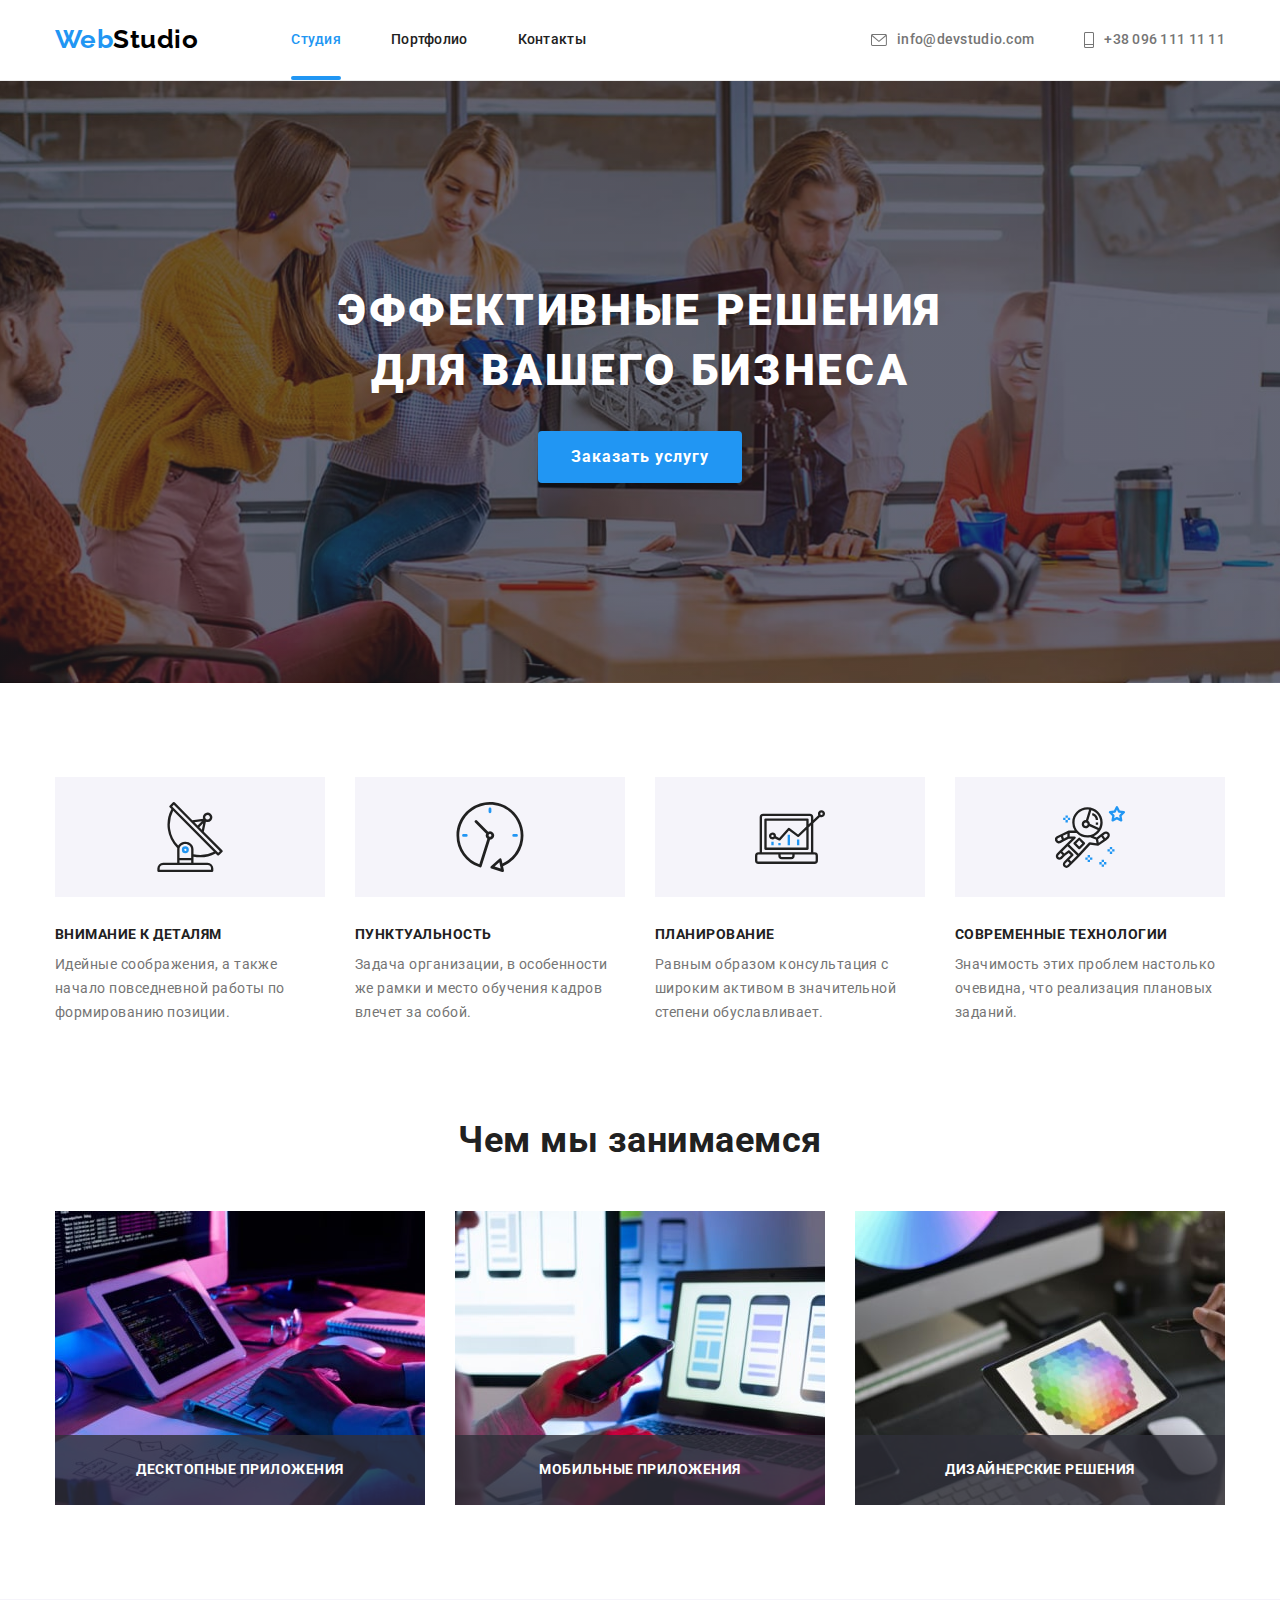
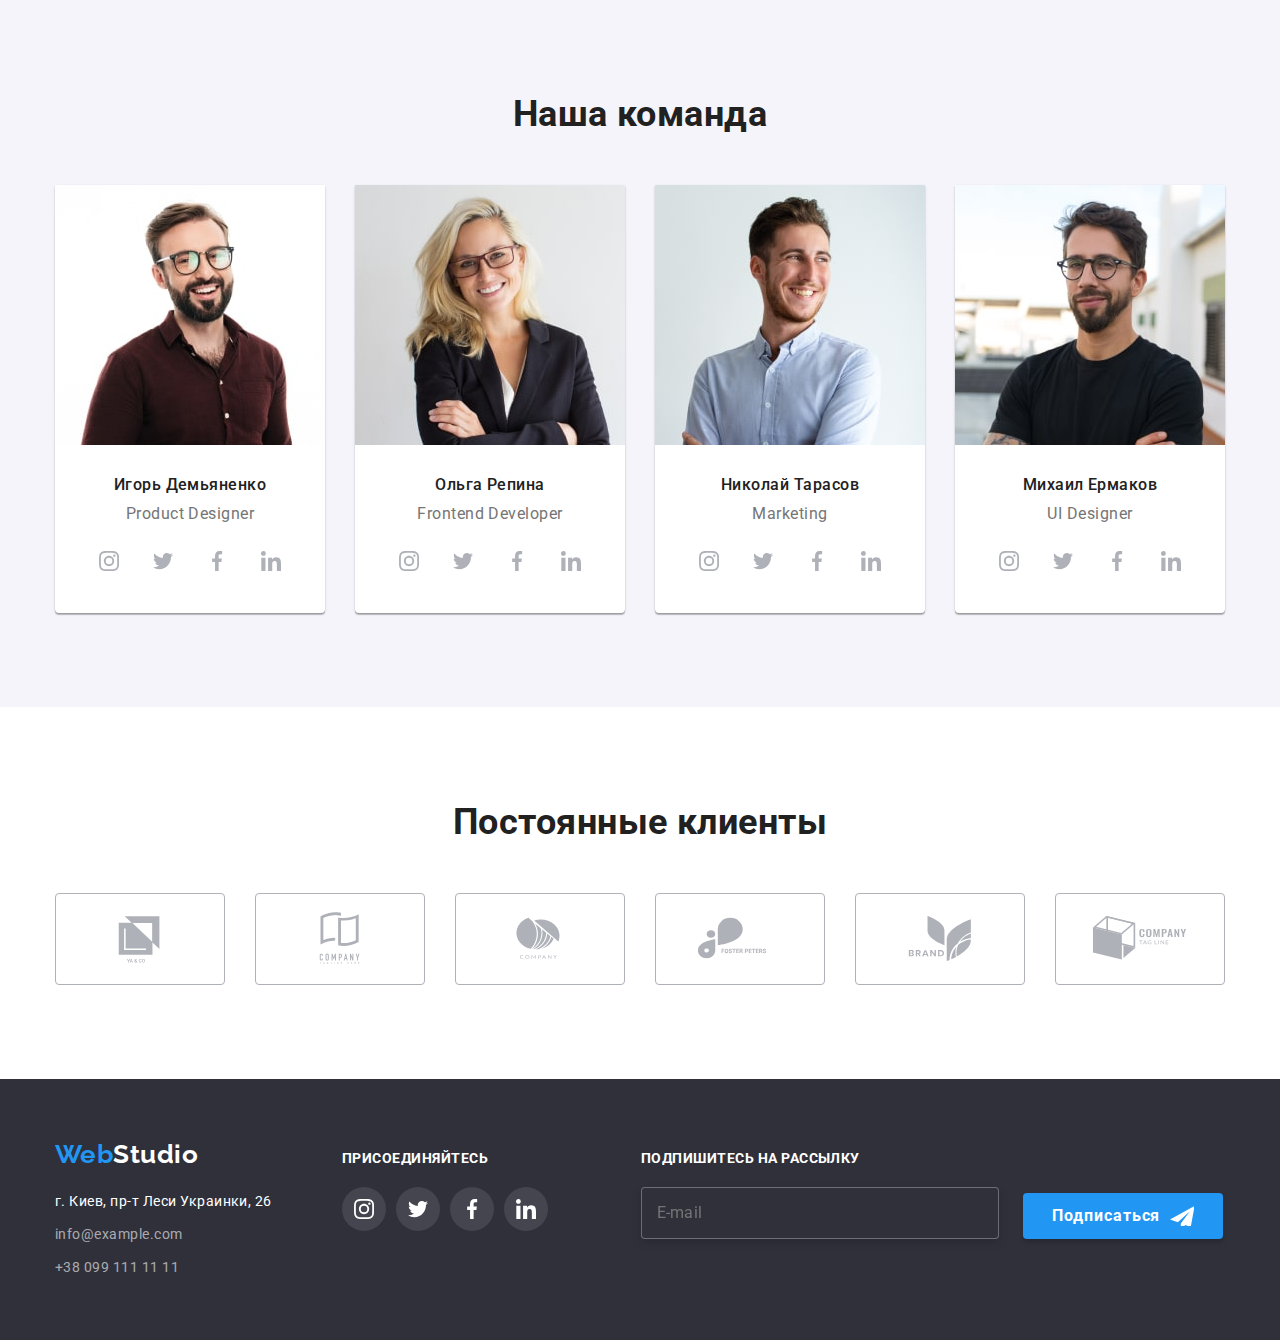
<file: index.html>
<!DOCTYPE html>
<html lang="en">
  <head>
    <meta charset="UTF-8" />
    <meta http-equiv="X-UA-Compatible" content="IE=edge" />
    <meta name="viewport" content="width=device-width, initial-scale=1.0" />
    <title>WebStudio</title>
    <link
      href="https://fonts.googleapis.com/css2?family=Raleway:wght@700&family=Roboto:wght@400;500;700;900&display=swap"
      rel="stylesheet"
    />
    <link
      rel="stylesheet"
      href="https://cdnjs.cloudflare.com/ajax/libs/modern-normalize/1.1.0/modern-normalize.min.css"
    />

    <link rel="stylesheet" href="./css/main.min.css" />
  </head>
  <body>
    <!-- HEADER -->
    <header class="header section">
      <div class="header__container container">
        <a class="logo link" href="./index.html"><span class="logo__first-word">Web</span><span
            class="logo__second-word">Studio</span></a>
        <nav class="nav">
          <ul class="nav-list list">
            <li class="nav-list__item">
              <a class="nav-list__link link nav-list__link--current nav-list__link--active" href="./index.html">Студия</a>
            </li>
            <li class="nav-list__item">
              <a class="nav-list__link link"
                href="./portfolio.html">Портфолио</a>
            </li>
            <li class="nav-list__item"><a class="nav-list__link link" href="">Контакты</a></li>
          </ul>
        </nav>
        <ul class="contacts list">
          <li class="contacts__item">
            <a class="contacts__link link" href="mailto:info@devstudio.com">
              <svg class="contacts__icon" width="16" height="12">
                <use href="./images/sprite.svg#icon-envelope"></use>
              </svg>
              info@devstudio.com</a>
          </li>
          <li class="contacts__item">
            <a class="contacts__link link" href="tel:+380961111111">
              <svg class="contacts__icon" width="10" height="16">
                <use href="./images/sprite.svg#icon-smartphone-2"></use>
              </svg>
              +38 096 111 11 11</a>
          </li>
        </ul>
      </div>
      <button type="button" class="menu-open-btn">
        <svg class="header-btn__icon" width="24" height="16" aria-label="Переключатель мобильного меню">
          <use class="header-btn__menu-mob" href="./images/sprite.svg#icon-menu-mob"></use>
        </svg>
      </button>
      <div class="mob-menu is-hidden">
        <div class="mob-menu-container container">
          <div class="mob-menu-top">
            <button type="button" class="menu-close-btn">
              <svg class="header-btn__icon" width="19" height="19" aria-label="Переключатель мобильного меню">
                <use class="header-btn__close-mob" href="./images/sprite.svg#icon-close-mob"></use>
              </svg>
            </button>
            <ul class="mob-menu-nav-list__list list">
              <li class="mob-menu-nav-list__item">
                <a class="mob-menu-nav-list__link link mob-menu-nav-list__link--active" href="./index.html">Студия</a>
              </li>
              <li class="mob-menu-nav-list__item">
                <a class="mob-menu-nav-list__link link"
                  href="./portfolio.html">Портфолио</a>
              </li>
              <li class="mob-menu-nav-list__item">
                <a class="mob-menu-nav-list__link link" href="">Контакты</a>
              </li>
            </ul>
          </div>
          <div class="mob-menu-bottom">
            <ul class="mob-menu-contacts list">
              <li class="mob-menu-contacts__item">
                <a class="mob-menu-contacts__link-tel link" href="tel:+380961111111">+38 096 111 11 11</a>
              </li>
              <li class="mob-menu-contacts__item">
                <a class="mob-menu-contacts__link-post link" href="mailto:info@devstudio.com">info@devstudio.com</a>
              </li>
            </ul>
            <ul class="mob-menu-social list">
              <li class="mob-menu-social__item">
                <a class="mob-menu-social__link link" href="" target="_blank" rel="nofollow noopener noreferrer"
                  aria-label="Ссылка на Instagram">Instagram
                </a>
              </li>
              <li class="mob-menu-social__item">
                <a class="mob-menu-social__link link" href="" target="_blank" rel="nofollow noopener noreferrer"
                  aria-label="Ссылка на twitter">Twitter
                </a>
              </li>
              <li class="mob-menu-social__item">
                <a class="mob-menu-social__link link" href="" target="_blank" rel="nofollow noopener noreferrer"
                  aria-label="Ссылка на facebook">Facebook
                </a>
              </li>
              <li class="mob-menu-social__item">
                <a class="mob-menu-social__link link" href="" target="_blank" rel="nofollow noopener noreferrer"
                  aria-label="Ссылка на linkedin">LinkedIn
                </a>
              </li>
            </ul>
          </div>
        </div>
      </div>
    </header>
    <main>
      <!-- Секция герой! (hero) -->
      <section class="hero section">
        <div class="container">
          <h1 class="hero__title">Эффективные решения для вашего бизнеса</h1>
          <button type="button" class="primary-btn btn" data-modal-open>Заказать услугу</button>
        </div>
      </section>
      <!-- Секция наши особенности (features)-->
      <section class="features section">
        <div class="container">
          <h2 class="visually-hidden">Наши преимущества</h2>
          <ul class="features-list list">
            <li class="features-list__item">
              <div class="features-list__icon">
                <svg width="70" height="70">
                  <use href="./images/sprite.svg#icon-antenna"></use>
                </svg>
              </div>
              <div class="features-list__description">
                <h3 class="features-list__title">Внимание к деталям</h3>
                <p class="features-list__text">
                  Идейные соображения, а также начало повседневной работы по формированию позиции.
                </p>
              </div>
            </li>
            <li class="features-list__item">
              <div class="features-list__icon">
                <svg width="70" height="70">
                  <use href="./images/sprite.svg#icon-clock"></use>
                </svg>
              </div>
              <div class="features-list__description">
                <h3 class="features-list__title">Пунктуальность</h3>
                <p class="features-list__text">
                  Задача организации, в особенности же рамки и место обучения кадров влечет за
                  собой.
                </p>
              </div>
            </li>
            <li class="features-list__item">
              <div class="features-list__icon">
                <svg width="70" height="70">
                  <use href="./images/sprite.svg#icon-diagram"></use>
                </svg>
              </div>
              <div class="features-list__description">
                <h3 class="features-list__title">Планирование</h3>
                <p class="features-list__text">
                  Равным образом консультация с широким активом в значительной степени
                  обуславливает.
                </p>
              </div>
            </li>
            <li class="features-list__item">
              <div class="features-list__icon">
                <svg width="70" height="70">
                  <use href="./images/sprite.svg#icon-astronaut"></use>
                </svg>
              </div>
              <div class="features-list__description">
                <h3 class="features-list__title">Современные технологии</h3>
                <p class="features-list__text">
                  Значимость этих проблем настолько очевидна, что реализация плановых заданий.
                </p>
              </div>
            </li>
          </ul>
        </div>
      </section>
      <!-- Секция чем мы занимаемся (directions)-->
      <section class="directions section">
        <div class="container">
          <h2 class="directions__title">Чем мы занимаемся</h2>
          <ul class="directions__list list">
            <li class="directions__item">
              <picture>
                <source
                  media="(min-width:1200px)"
                  srcset="
                    ./images/img-directions/img-directions1-desk-1x-min.jpg 1x,
                    ./images/img-directions/img-directions1-desk-2x-min.jpg 2x
                  "
                />
                <img
                  src="./images/img-directions/img-directions1-desk-1x-min.jpg"
                  alt="Пример работы №1"
                />
              </picture>
              <p class="directions__text">Десктопные приложения</p>
            </li>
            <li class="directions__item">
              <picture>
                <source
                  media="(min-width:1200px)"
                  srcset="
                    ./images/img-directions/img-directions2-desk-1x-min.jpg 1x,
                    ./images/img-directions/img-directions2-desk-2x-min.jpg 2x
                  "
                />
                <img
                  src="./images/img-directions/img-directions2-desk-1x-min.jpg"
                  alt="Пример работы №2"
                />
              </picture>
              <p class="directions__text">Мобильные приложения</p>
            </li>
            <li class="directions__item">
              <picture>
                <source
                  media="(min-width:1200px)"
                  srcset="
                    ./images/img-directions/img-directions3-desk-1x-min.jpg 1x,
                    ./images/img-directions/img-directions3-desk-2x-min.jpg 2x
                  "
                />
                <img
                  src="./images/img-directions/img-directions3-desk-1x-min.jpg"
                  alt="Пример работы №3"
                />
              </picture>
              <p class="directions__text">Дизайнерские решения</p>
            </li>
          </ul>
        </div>
      </section>
      <!-- Секция наша команда (team)-->
      <section class="team section">
        <div class="container">
          <h2 class="team__title">Наша команда</h2>
          <ul class="team-list list">
            <li class="team-list__card">
              <picture>
                <source
                  media="(min-width:1200px)"
                  srcset="
                    ./images/img-team/img-team1-desk-1x-min.jpg 1x,
                    ./images/img-team/img-team1-desk-2x-min.jpg 2x
                  "
                />
                <source
                  media="(min-width:768px)"
                  srcset="
                    ./images/img-team/img-team1-tabl-1x-min.jpg 1x,
                    ./images/img-team/img-team1-tabl-2x-min.jpg 2x
                  "
                />
                <source
                  media="(min-width:320px)"
                  srcset="
                    ./images/img-team/img-team1-mob-1x-min.jpg 1x,
                    ./images/img-team/img-team1-mob-2x-min.jpg 2x
                  "
                />
                <img src="./images/img-team/img-team1-desk-1x-min.jpg" alt="Игорь Демьяненко" />
              </picture>
              <div class="team-list__description">
                <h3 class="team-list__name">Игорь Демьяненко</h3>
                <p class="team-list__position">Product Designer</p>
                <ul class="social list">
                  <li class="social__item">
                    <a
                      class="social__link link"
                      href=""
                      target="_blank"
                      rel="nofollow noopener noreferrer"
                      aria-label="Ссылка на Instagram"
                    >
                      <svg class="social__icon" width="20" height="20">
                        <use href="./images/sprite.svg#icon-instagram"></use>
                      </svg>
                    </a>
                  </li>
                  <li class="social__item">
                    <a
                      class="social__link link"
                      href=""
                      target="_blank"
                      rel="nofollow noopener noreferrer"
                      aria-label="Ссылка на twitter"
                    >
                      <svg class="social__icon" width="20" height="20">
                        <use href="./images/sprite.svg#icon-twitter"></use>
                      </svg>
                    </a>
                  </li>
                  <li class="social__item">
                    <a
                      class="social__link link"
                      href=""
                      target="_blank"
                      rel="nofollow noopener noreferrer"
                      aria-label="Ссылка на facebook"
                    >
                      <svg class="social__icon" width="20" height="20">
                        <use href="./images/sprite.svg#icon-facebook"></use>
                      </svg>
                    </a>
                  </li>
                  <li class="social__item">
                    <a
                      class="social__link link"
                      href=""
                      target="_blank"
                      rel="nofollow noopener noreferrer"
                      aria-label="Ссылка на linkedin"
                    >
                      <svg class="social__icon" width="20" height="20">
                        <use href="./images/sprite.svg#icon-linkedin"></use>
                      </svg>
                    </a>
                  </li>
                </ul>
              </div>
            </li>
            <li class="team-list__card">
              <picture>
                <source
                  media="(min-width:1200px)"
                  srcset="
                    ./images/img-team/img-team2-desk-1x-min.jpg 1x,
                    ./images/img-team/img-team2-desk-2x-min.jpg 2x
                  "
                />
                <source
                  media="(min-width:768px)"
                  srcset="
                    ./images/img-team/img-team2-tabl-1x-min.jpg 1x,
                    ./images/img-team/img-team2-tabl-2x-min.jpg 2x
                  "
                />
                <source
                  media="(min-width:320px)"
                  srcset="
                    ./images/img-team/img-team2-mob-1x-min.jpg 1x,
                    ./images/img-team/img-team2-mob-2x-min.jpg 2x
                  "
                />
                <img src="./images/img-team/img-team2-desk-1x-min.jpg" alt="Ольга Репина" />
              </picture>
              <div class="team-list__description">
                <h3 class="team-list__name">Ольга Репина</h3>
                <p class="team-list__position">Frontend Developer</p>
                <ul class="social list">
                  <li class="social__item">
                    <a
                      class="social__link link"
                      href=""
                      target="_blank"
                      rel="nofollow noopener noreferrer"
                      aria-label="Ссылка на Instagram"
                    >
                      <svg class="social__icon" width="20" height="20">
                        <use href="./images/sprite.svg#icon-instagram"></use>
                      </svg>
                    </a>
                  </li>
                  <li class="social__item">
                    <a
                      class="social__link link"
                      href=""
                      target="_blank"
                      rel="nofollow noopener noreferrer"
                      aria-label="Ссылка на twitter"
                    >
                      <svg class="social__icon" width="20" height="20">
                        <use href="./images/sprite.svg#icon-twitter"></use>
                      </svg>
                    </a>
                  </li>
                  <li class="social__item">
                    <a
                      class="social__link link"
                      href=""
                      target="_blank"
                      rel="nofollow noopener noreferrer"
                      aria-label="Ссылка на facebook"
                    >
                      <svg class="social__icon" width="20" height="20">
                        <use href="./images/sprite.svg#icon-facebook"></use>
                      </svg>
                    </a>
                  </li>
                  <li class="social__item">
                    <a
                      class="social__link link"
                      href=""
                      target="_blank"
                      rel="nofollow noopener noreferrer"
                      aria-label="Ссылка на linkedin"
                    >
                      <svg class="social__icon" width="20" height="20">
                        <use href="./images/sprite.svg#icon-linkedin"></use>
                      </svg>
                    </a>
                  </li>
                </ul>
              </div>
            </li>
            <li class="team-list__card">
              <picture>
                <source
                  media="(min-width:1200px)"
                  srcset="
                    ./images/img-team/img-team3-desk-1x-min.jpg 1x,
                    ./images/img-team/img-team3-desk-2x-min.jpg 2x
                  "
                />
                <source
                  media="(min-width:768px)"
                  srcset="
                    ./images/img-team/img-team3-tabl-1x-min.jpg 1x,
                    ./images/img-team/img-team3-tabl-2x-min.jpg 2x
                  "
                />
                <source
                  media="(min-width:320px)"
                  srcset="
                    ./images/img-team/img-team3-mob-1x-min.jpg 1x,
                    ./images/img-team/img-team3-mob-2x-min.jpg 2x
                  "
                />
                <img src="./images/img-team/img-team3-desk-1x-min.jpg" alt="Николай Тарасов" />
              </picture>
              <div class="team-list__description">
                <h3 class="team-list__name">Николай Тарасов</h3>
                <p class="team-list__position">Marketing</p>
                <ul class="social list">
                  <li class="social__item">
                    <a
                      class="social__link link"
                      href=""
                      target="_blank"
                      rel="nofollow noopener noreferrer"
                      aria-label="Ссылка на Instagram"
                    >
                      <svg class="social__icon" width="20" height="20">
                        <use href="./images/sprite.svg#icon-instagram"></use>
                      </svg>
                    </a>
                  </li>
                  <li class="social__item">
                    <a
                      class="social__link link"
                      href=""
                      target="_blank"
                      rel="nofollow noopener noreferrer"
                      aria-label="Ссылка на twitter"
                    >
                      <svg class="social__icon" width="20" height="20">
                        <use href="./images/sprite.svg#icon-twitter"></use>
                      </svg>
                    </a>
                  </li>
                  <li class="social__item">
                    <a
                      class="social__link link"
                      href=""
                      target="_blank"
                      rel="nofollow noopener noreferrer"
                      aria-label="Ссылка на facebook"
                    >
                      <svg class="social__icon" width="20" height="20">
                        <use href="./images/sprite.svg#icon-facebook"></use>
                      </svg>
                    </a>
                  </li>
                  <li class="social__item">
                    <a
                      class="social__link link"
                      href=""
                      target="_blank"
                      rel="nofollow noopener noreferrer"
                      aria-label="Ссылка на linkedin"
                    >
                      <svg class="social__icon" width="20" height="20">
                        <use href="./images/sprite.svg#icon-linkedin"></use>
                      </svg>
                    </a>
                  </li>
                </ul>
              </div>
            </li>
            <li class="team-list__card">
              <picture>
                <source
                  media="(min-width:1200px)"
                  srcset="
                    ./images/img-team/img-team4-desk-1x-min.jpg 1x,
                    ./images/img-team/img-team4-desk-2x-min.jpg 2x
                  "
                />
                <source
                  media="(min-width:768px)"
                  srcset="
                    ./images/img-team/img-team4-tabl-1x-min.jpg 1x,
                    ./images/img-team/img-team4-tabl-2x-min.jpg 2x
                  "
                />
                <source
                  media="(min-width:320px)"
                  srcset="
                    ./images/img-team/img-team4-mob-1x-min.jpg 1x,
                    ./images/img-team/img-team4-mob-2x-min.jpg 2x
                  "
                />
                <img src="./images/img-team/img-team4-desk-1x-min.jpg" alt="Михаил Ермаков" />
              </picture>
              <div class="team-list__description">
                <h3 class="team-list__name">Михаил Ермаков</h3>
                <p class="team-list__position">UI Designer</p>
                <ul class="social list">
                  <li class="social__item">
                    <a
                      class="social__link link"
                      href=""
                      target="_blank"
                      rel="nofollow noopener noreferrer"
                      aria-label="Ссылка на Instagram"
                    >
                      <svg class="social__icon" width="20" height="20">
                        <use href="./images/sprite.svg#icon-instagram"></use>
                      </svg>
                    </a>
                  </li>
                  <li class="social__item">
                    <a
                      class="social__link link"
                      href=""
                      target="_blank"
                      rel="nofollow noopener noreferrer"
                      aria-label="Ссылка на twitter"
                    >
                      <svg class="social__icon" width="20" height="20">
                        <use href="./images/sprite.svg#icon-twitter"></use>
                      </svg>
                    </a>
                  </li>
                  <li class="social__item">
                    <a
                      class="social__link link"
                      href=""
                      target="_blank"
                      rel="nofollow noopener noreferrer"
                      aria-label="Ссылка на facebook"
                    >
                      <svg class="social__icon" width="20" height="20">
                        <use href="./images/sprite.svg#icon-facebook"></use>
                      </svg>
                    </a>
                  </li>
                  <li class="social__item">
                    <a
                      class="social__link link"
                      href=""
                      target="_blank"
                      rel="nofollow noopener noreferrer"
                      aria-label="Ссылка на linkedin"
                    >
                      <svg class="social__icon" width="20" height="20">
                        <use href="./images/sprite.svg#icon-linkedin"></use>
                      </svg>
                    </a>
                  </li>
                </ul>
              </div>
            </li>
          </ul>
        </div>
      </section>
      <!-- Секция постоянные клиенты (clients) -->
      <section class="clients section">
        <div class="container">
          <h2 class="clients__title">Постоянные клиенты</h2>
          <ul class="clients-list list">
            <li class="clients-list__item">
              <a href="" class="clients-list__link link">
                <svg class="clients-list__ikon" width="106" height="60">
                  <use href="./images/sprite.svg#icon-logo1"></use>
                </svg>
              </a>
            </li>
            <li class="clients-list__item">
              <a href="" class="clients-list__link">
                <svg class="clients-list__ikon" width="106" height="60">
                  <use href="./images/sprite.svg#icon-logo2"></use>
                </svg>
              </a>
            </li>
            <li class="clients-list__item">
              <a href="" class="clients-list__link">
                <svg class="clients-list__ikon" width="106" height="60">
                  <use href="./images/sprite.svg#icon-logo3"></use>
                </svg>
              </a>
            </li>
            <li class="clients-list__item">
              <a href="" class="clients-list__link">
                <svg class="clients-list__ikon" width="106" height="60">
                  <use href="./images/sprite.svg#icon-logo4"></use>
                </svg>
              </a>
            </li>
            <li class="clients-list__item">
              <a href="" class="clients-list__link">
                <svg class="clients-list__ikon" width="106" height="60">
                  <use href="./images/sprite.svg#icon-logo5"></use>
                </svg>
              </a>
            </li>
            <li class="clients-list__item">
              <a href="" class="clients-list__link">
                <svg class="clients-list__ikon" width="106" height="60">
                  <use href="./images/sprite.svg#icon-logo6"></use>
                </svg>
              </a>
            </li>
          </ul>
        </div>
      </section>
    </main>
    <!-- footer -->
    <footer class="footer section">
      <div class="footer__container container">
        <div class="footer__container-top">
          <div class="footer__wrapp">
            <a class="logo logo__footer link" href="./index.html"
              ><span class="logo__first-word">Web</span
              ><span class="logo__third-word">Studio</span></a
            >
            <address class="footer-address">
              <ul class="footer-address__list list">
                <li class="footer-address__item">
                  <a class="footer-address__post" href="https://goo.gl/maps/tjWRZzx54MMduTAB9" target="_blank" rel="noopener, noindex, nofollow">г. Киев, пр-т Леси Украинки, 26</a>
                </li>
                <li class="footer-address__item">
                  <a class="footer-address__link link" href="mailto:info@example.com"
                    >info@example.com</a
                  >
                </li>
                <li class="footer-address__item">
                  <a class="footer-address__link link" href="tel:+380991111111"
                    >+38 099 111 11 11</a
                  >
                </li>
              </ul>
            </address>
          </div>
          <div class="join">
            <p class="join__text">Присоединяйтесь</p>
            <ul class="social list">
              <li class="social__item">
                <a
                  class="social__link social__link--dark link"
                  href=""
                  target="_blank"
                  rel="nofollow noopener noreferrer"
                  aria-label="Ссылка на Instagram"
                >
                  <svg class="social__icon" width="20" height="20">
                    <use href="./images/sprite.svg#icon-instagram"></use>
                  </svg>
                </a>
              </li>
              <li class="social__item">
                <a
                  class="social__link social__link--dark link"
                  href=""
                  target="_blank"
                  rel="nofollow noopener noreferrer"
                  aria-label="Ссылка на twitter"
                >
                  <svg class="social__icon" width="20" height="20">
                    <use href="./images/sprite.svg#icon-twitter"></use>
                  </svg>
                </a>
              </li>
              <li class="social__item">
                <a
                  class="social__link social__link--dark link"
                  href=""
                  target="_blank"
                  rel="nofollow noopener noreferrer"
                  aria-label="Ссылка на facebook"
                >
                  <svg class="social__icon" width="20" height="20">
                    <use href="./images/sprite.svg#icon-facebook"></use>
                  </svg>
                </a>
              </li>
              <li class="social__item">
                <a
                  class="social__link social__link--dark link"
                  href=""
                  target="_blank"
                  rel="nofollow noopener noreferrer"
                  aria-label="Ссылка на linkedin"
                >
                  <svg class="social__icon" width="20" height="20">
                    <use href="./images/sprite.svg#icon-linkedin"></use>
                  </svg>
                </a>
              </li>
            </ul>
          </div>
        </div>
        <div class="subscribe">
          <form action="#" class="subscribe__form">
            <div class="subscribe__field">
              <label for="user-email" class="subscribe__label">Подпишитесь на рассылку</label>
              <input
                type="email"
                class="subscribe__input"
                placeholder="E-mail"
                name="user-email"
                id="user-email"
              />
            </div>
            <button type="submit" class="footer-submit-btn primary-btn primary-btn--with-icon btn">
              Подписаться
            </button>
          </form>
        </div>
      </div>
    </footer>
    <!-- Модальное окно -->
    <div class="backdrop is-hidden" data-modal>
      <div class="modal">
        <button type="button" class="modal__close-btn btn" data-modal-close>
          <svg class="modal__icon-close" width="18" height="18">
            <use href="./images/sprite.svg#icon-close"></use>
          </svg>
        </button>
        <p class="modal__title">Оставьте свои данные, мы вам перезвоним</p>
        <form action="*" class="modal-form">
          <div class="modal-field">
            <label for="user-name" class="modal-label">Имя</label>
            <div class="input-wrap">
              <input
                type="text"
                class="modal-input"
                name="user-name"
                required
                id="user-name"
                placeholder=" "
                minlength="2"
              />
              <svg class="modal-icon-input" width="18" height="18">
                <use href="./images/sprite.svg#icon-person"></use>
              </svg>
            </div>
          </div>
          <div class="modal-field">
            <label for="user-tel" class="modal-label">Телефон</label>
            <div class="input-wrap">
              <input
                type="text"
                class="modal-input"
                name="user-tel"
                required
                id="user-tel"
                placeholder=" "
              />
              <svg class="modal-icon-input" width="18" height="18">
                <use href="./images/sprite.svg#icon-phone"></use>
              </svg>
            </div>
          </div>
          <div class="modal-field">
            <label for="user-email2" class="modal-label">Почта</label>
            <div class="input-wrap">
              <input
                type="text"
                class="modal-input"
                name="user-email2"
                required
                id="user-email2"
                placeholder=" "
              />
              <svg class="modal-icon-input" width="18" height="18">
                <use href="./images/sprite.svg#icon-email-black"></use>
              </svg>
            </div>
          </div>
          <div class="modal-field">
            <label class="modal-label">Комментарий</label>
              <textarea name="user-text" class="modal-text" placeholder="Введите текст"></textarea>
          </div>
          <div class="modal-field">
            <input
              type="checkbox"
              id="agreement"
              name="agreement"
              class="modal-check visually-hidden"
            />
            <label for="agreement" class="check-text">
              <span class="chek-icon">
                <svg class="check-icon" width="16" height="15">
                  <use href="images/sprite.svg#icon-vector"></use>
                </svg>
              </span>
              Соглашаюсь с рассылкой и принимаю
              <a href="" class="check-link">Условия договора</a></label
            >
          </div>
          <button type="submit" class="primary-btn btn">Отправить</button>
        </form>
      </div>
    </div>
    <script src="./js/modal.js"></script>
    <script src="./js/menu.js"></script>
  </body>
</html>
</file>
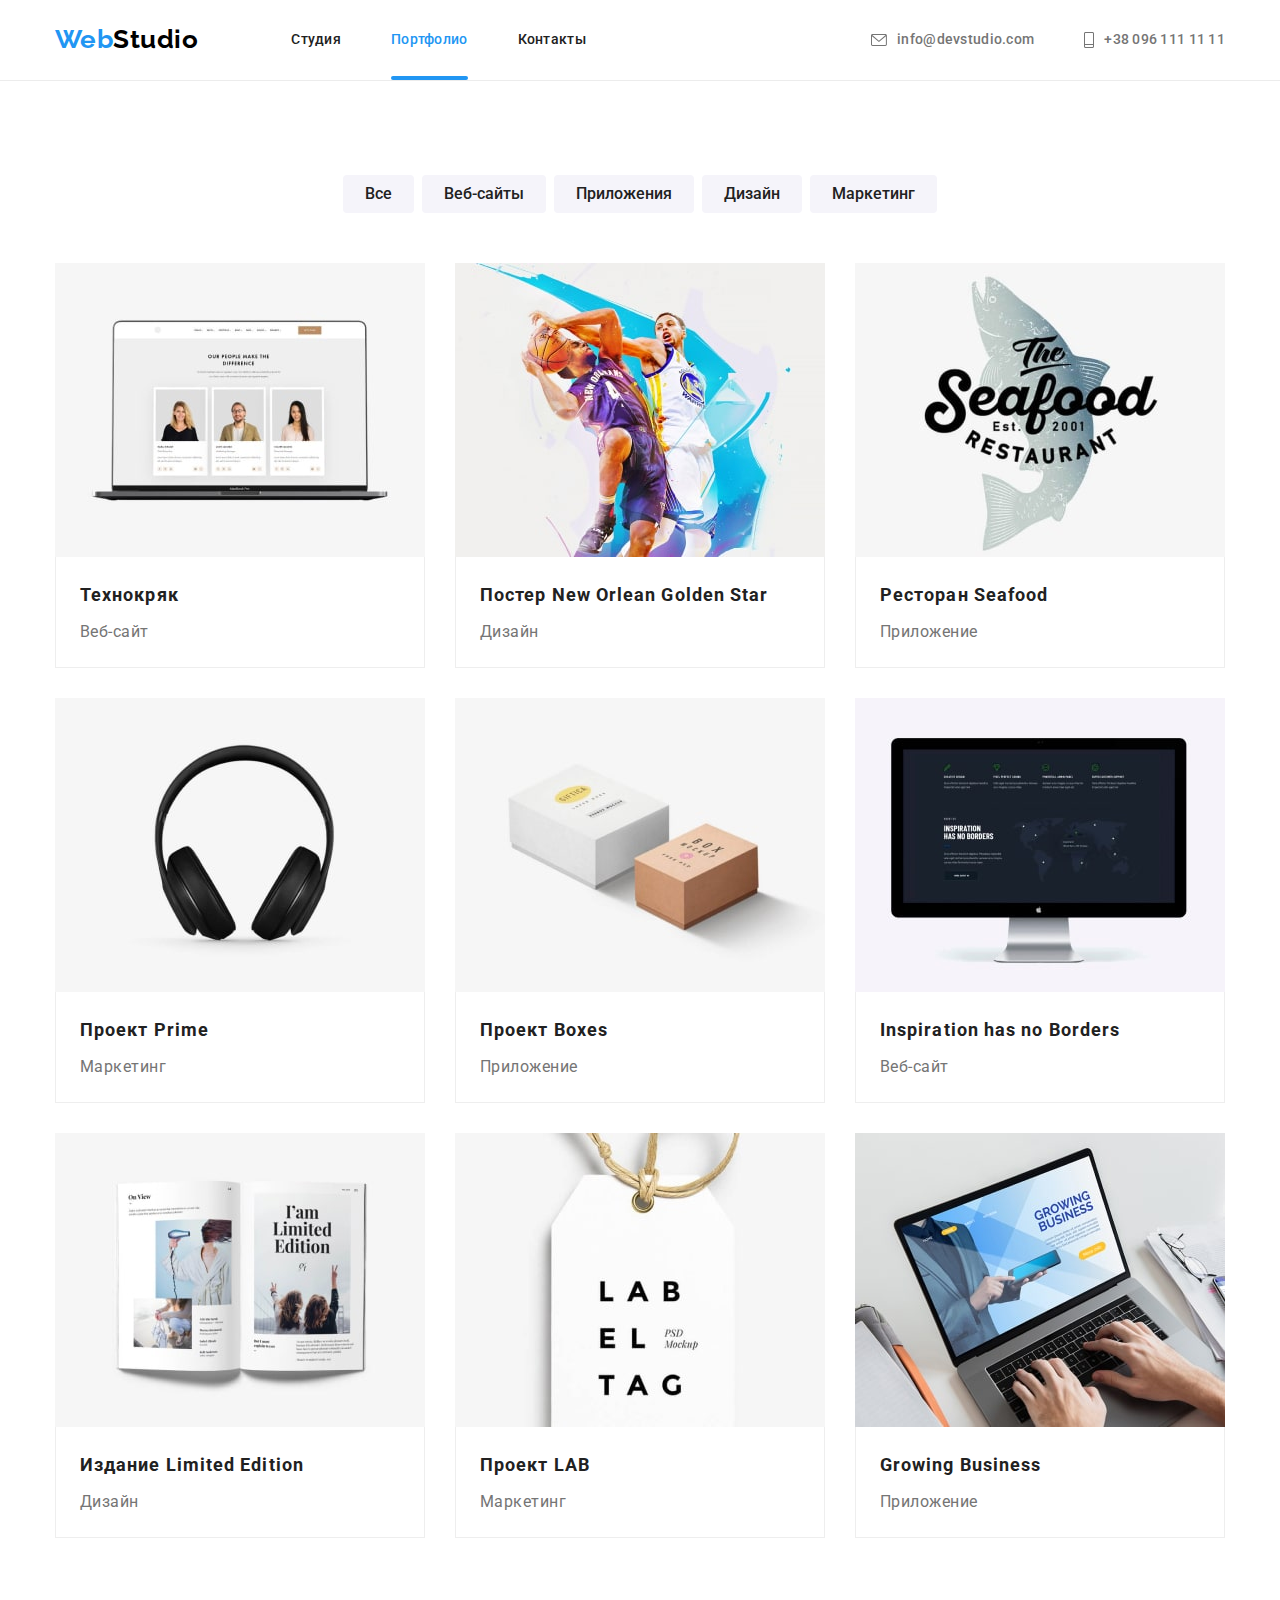
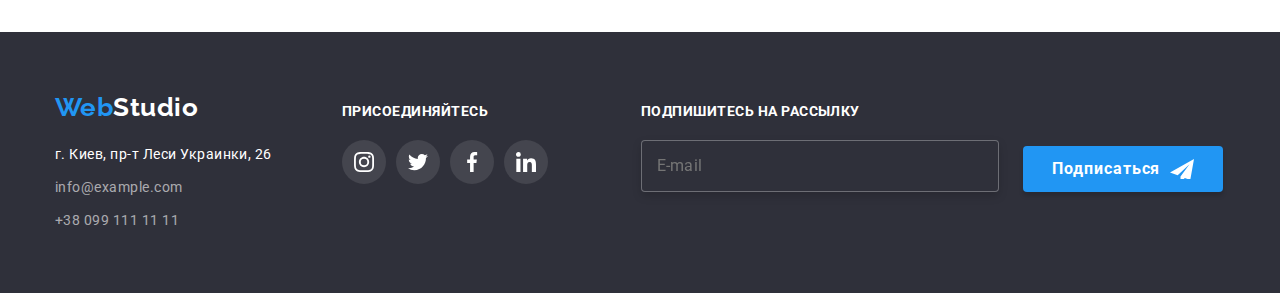
<file: portfolio.html>
<!DOCTYPE html>
<html lang="en">
  <head>
    <meta charset="UTF-8" />
    <meta http-equiv="X-UA-Compatible" content="IE=edge" />
    <meta name="viewport" content="width=device-width, initial-scale=1.0" />
    <title>WebStudio</title>
    <link
      href="https://fonts.googleapis.com/css2?family=Raleway:wght@700&family=Roboto:wght@400;500;700;900&display=swap"
      rel="stylesheet"
    />
    <link
      rel="stylesheet"
      href="https://cdnjs.cloudflare.com/ajax/libs/modern-normalize/1.1.0/modern-normalize.min.css"
    />

    <link rel="stylesheet" href="./css/main.min.css" />
  </head>
  <body>
    <!-- HEADER -->
    <header class="header section">
      <div class="header__container container">
        <a class="logo link" href="./index.html"
          ><span class="logo__first-word">Web</span><span class="logo__second-word">Studio</span></a
        >
        <nav class="nav">
          <ul class="nav-list list">
            <li class="nav-list__item">
              <a class="nav-list__link link" href="./index.html">Студия</a>
            </li>
            <li class="nav-list__item">
              <a
                class="nav-list__link link nav-list__link--active nav-list__link--current"
                href="./portfolio.html"
                >Портфолио</a
              >
            </li>
            <li class="nav-list__item"><a class="nav-list__link link" href="">Контакты</a></li>
          </ul>
        </nav>
        <ul class="contacts list">
          <li class="contacts__item">
            <a class="contacts__link link" href="mailto:info@devstudio.com">
              <svg class="contacts__icon" width="16" height="12">
                <use href="./images/sprite.svg#icon-envelope"></use>
              </svg>
              info@devstudio.com</a
            >
          </li>
          <li class="contacts__item">
            <a class="contacts__link link" href="tel:+380961111111">
              <svg class="contacts__icon" width="10" height="16">
                <use href="./images/sprite.svg#icon-smartphone-2"></use>
              </svg>
              +38 096 111 11 11</a
            >
          </li>
        </ul>
      </div>
      <button type="button" class="menu-open-btn">
        <svg
          class="header-btn__icon"
          width="24"
          height="16"
          aria-label="Переключатель мобильного меню"
        >
          <use class="header-btn__menu-mob" href="./images/sprite.svg#icon-menu-mob"></use>
        </svg>
      </button>
      <div class="mob-menu is-hidden">
        <div class="mob-menu-container container">
          <div class="mob-menu-top">
            <button type="button" class="menu-close-btn">
              <svg
                class="header-btn__icon"
                width="19"
                height="19"
                aria-label="Переключатель мобильного меню"
              >
                <use class="header-btn__close-mob" href="./images/sprite.svg#icon-close-mob"></use>
              </svg>
            </button>
            <ul class="mob-menu-nav-list__list list">
              <li class="mob-menu-nav-list__item">
                <a class="mob-menu-nav-list__link link" href="./index.html">Студия</a>
              </li>
              <li class="mob-menu-nav-list__item">
                <a
                  class="mob-menu-nav-list__link link mob-menu-nav-list__link--active"
                  href="./portfolio.html"
                  >Портфолио</a
                >
              </li>
              <li class="mob-menu-nav-list__item">
                <a class="mob-menu-nav-list__link link" href="">Контакты</a>
              </li>
            </ul>
          </div>
          <div class="mob-menu-bottom">
            <ul class="mob-menu-contacts list">
              <li class="mob-menu-contacts__item">
                <a class="mob-menu-contacts__link-tel link" href="tel:+380961111111"
                  >+38 096 111 11 11</a
                >
              </li>
              <li class="mob-menu-contacts__item">
                <a class="mob-menu-contacts__link-post link" href="mailto:info@devstudio.com"
                  >info@devstudio.com</a
                >
              </li>
            </ul>
            <ul class="mob-menu-social list">
              <li class="mob-menu-social__item">
                <a
                  class="mob-menu-social__link link"
                  href=""
                  target="_blank"
                  rel="nofollow noopener noreferrer"
                  aria-label="Ссылка на Instagram"
                  >Instagram
                </a>
              </li>
              <li class="mob-menu-social__item">
                <a
                  class="mob-menu-social__link link"
                  href=""
                  target="_blank"
                  rel="nofollow noopener noreferrer"
                  aria-label="Ссылка на twitter"
                  >Twitter
                </a>
              </li>
              <li class="mob-menu-social__item">
                <a
                  class="mob-menu-social__link link"
                  href=""
                  target="_blank"
                  rel="nofollow noopener noreferrer"
                  aria-label="Ссылка на facebook"
                  >Facebook
                </a>
              </li>
              <li class="mob-menu-social__item">
                <a
                  class="mob-menu-social__link link"
                  href=""
                  target="_blank"
                  rel="nofollow noopener noreferrer"
                  aria-label="Ссылка на linkedin"
                  >LinkedIn
                </a>
              </li>
            </ul>
          </div>
        </div>
      </div>
    </header>
    <main>
      <!-- section portfolio -->
      <section class="portfolio section">
        <div class="container">
          <h1 class="visually-hidden">Portfolio</h1>
          <!-- filters with buttons -->
          <ul class="filters list">
            <li class="filters__item">
              <button class="filters__button btn" type="button">Все</button>
            </li>
            <li class="filters__item">
              <button class="filters__button btn" type="button">Веб-сайты</button>
            </li>
            <li class="filters__item">
              <button class="filters__button btn" type="button">Приложения</button>
            </li>
            <li class="filters__item">
              <button class="filters__button btn" type="button">Дизайн</button>
            </li>
            <li class="filters__item">
              <button class="filters__button btn" type="button">Маркетинг</button>
            </li>
          </ul>
          <!-- projects -->
          <ul class="projects list">
            <li class="projects__item">
              <a href="" class="projects__link link">
                <div class="projects__wrap">
                  <picture>
                    <source
                      media="(min-width:1200px)"
                      srcset="
                        ./images/img-projects/img-projects1-desk-1x-min.jpg 1x,
                        ./images/img-projects/img-projects1-desk-2x-min.jpg 2x
                      "
                    />
                    <source
                      media="(min-width:768px)"
                      srcset="
                        ./images/img-projects/img-projects1-tabl-1x-min.jpg 1x,
                        ./images/img-projects/img-projects1-tabl-2x-min.jpg 2x
                      "
                    />
                    <source
                      media="(min-width:320px)"
                      srcset="
                        ./images/img-projects/img-projects1-mob-1x-min.jpg 1x,
                        ./images/img-projects/img-projects1-mob-2x-min.jpg 2x
                      "
                    />
                    <img
                      src="./images/img-projects/img-projects1-desk-1x-min.jpg"
                      alt="Экран ноутбука с изображением сайта"
                    />
                  </picture>
                  <p class="projects__top-text">
                    Технокряк это современная площадка распространения коронавируса. Компании
                    используют эту платформу для цифрового шпионажа и атак на защищённые сервера
                    конкурентов.
                  </p>
                </div>
                <div class="projects__description">
                  <h2 class="projects__name">Технокряк</h2>
                  <p class="projects__type">Веб-сайт</p>
                </div>
              </a>
            </li>
            <li class="projects__item">
              <a href="" class="projects__link link">
                <div class="projects__wrap">
                  <picture>
                    <source
                      media="(min-width:1200px)"
                      srcset="
                        ./images/img-projects/img-projects2-desk-1x-min.jpg 1x,
                        ./images/img-projects/img-projects2-desk-2x-min.jpg 2x
                      "
                    />
                    <source
                      media="(min-width:768px)"
                      srcset="
                        ./images/img-projects/img-projects2-tabl-1x-min.jpg 1x,
                        ./images/img-projects/img-projects2-tabl-2x-min.jpg 2x
                      "
                    />
                    <source
                      media="(min-width:320px)"
                      srcset="
                        ./images/img-projects/img-projects2-mob-1x-min.jpg 1x,
                        ./images/img-projects/img-projects2-mob-2x-min.jpg 2x
                      "
                    />
                    <img
                      src="./images/img-projects/img-projects2-desk-1x-min.jpg"
                      alt="Два игрока в баскетбол"
                    />
                  </picture>
                  <p class="projects__top-text">
                    Технокряк это современная площадка распространения коронавируса. Компании
                    используют эту платформу для цифрового шпионажа и атак на защищённые сервера
                    конкурентов.
                  </p>
                </div>
                <div class="projects__description">
                  <h2 class="projects__name">Постер New Orlean Golden Star</h2>
                  <p class="projects__type">Дизайн</p>
                </div>
              </a>
            </li>
            <li class="projects__item">
              <a href="" class="projects__link link">
                <div class="projects__wrap">
                  <picture>
                    <source
                      media="(min-width:1200px)"
                      srcset="
                        ./images/img-projects/img-projects3-desk-1x-min.jpg 1x,
                        ./images/img-projects/img-projects3-desk-2x-min.jpg 2x
                      "
                    />
                    <source
                      media="(min-width:768px)"
                      srcset="
                        ./images/img-projects/img-projects3-tabl-1x-min.jpg 1x,
                        ./images/img-projects/img-projects3-tabl-2x-min.jpg 2x
                      "
                    />
                    <source
                      media="(min-width:320px)"
                      srcset="
                        ./images/img-projects/img-projects3-mob-1x-min.jpg 1x,
                        ./images/img-projects/img-projects3-mob-2x-min.jpg 2x
                      "
                    />
                    <img
                      src="./images/img-projects/img-projects3-desk-1x-min.jpg"
                      alt="Реклама ресторана Seafood"
                    />
                  </picture>
                  <p class="projects__top-text">
                    Технокряк это современная площадка распространения коронавируса. Компании
                    используют эту платформу для цифрового шпионажа и атак на защищённые сервера
                    конкурентов.
                  </p>
                </div>
                <div class="projects__description">
                  <h2 class="projects__name">Ресторан Seafood</h2>
                  <p class="projects__type">Приложение</p>
                </div>
              </a>
            </li>
            <li class="projects__item">
              <a href="" class="projects__link link">
                <div class="projects__wrap">
                  <picture>
                    <source
                      media="(min-width:1200px)"
                      srcset="
                        ./images/img-projects/img-projects4-desk-1x-min.jpg 1x,
                        ./images/img-projects/img-projects4-desk-2x-min.jpg 2x
                      "
                    />
                    <source
                      media="(min-width:768px)"
                      srcset="
                        ./images/img-projects/img-projects4-tabl-1x-min.jpg 1x,
                        ./images/img-projects/img-projects4-tabl-2x-min.jpg 2x
                      "
                    />
                    <source
                      media="(min-width:320px)"
                      srcset="
                        ./images/img-projects/img-projects4-mob-1x-min.jpg 1x,
                        ./images/img-projects/img-projects4-mob-2x-min.jpg 2x
                      "
                    />
                    <img
                      src="./images/img-projects/img-projects4-desk-1x-min.jpg"
                      alt="Черные наушники"
                    />
                  </picture>
                  <p class="projects__top-text">
                    Технокряк это современная площадка распространения коронавируса. Компании
                    используют эту платформу для цифрового шпионажа и атак на защищённые сервера
                    конкурентов.
                  </p>
                </div>
                <div class="projects__description">
                  <h2 class="projects__name">Проект Prime</h2>
                  <p class="projects__type">Маркетинг</p>
                </div>
              </a>
            </li>
            <li class="projects__item">
              <a href="" class="projects__link link">
                <div class="projects__wrap">
                  <picture>
                    <source
                      media="(min-width:1200px)"
                      srcset="
                        ./images/img-projects/img-projects5-desk-1x-min.jpg 1x,
                        ./images/img-projects/img-projects5-desk-2x-min.jpg 2x
                      "
                    />
                    <source
                      media="(min-width:768px)"
                      srcset="
                        ./images/img-projects/img-projects5-tabl-1x-min.jpg 1x,
                        ./images/img-projects/img-projects5-tabl-2x-min.jpg 2x
                      "
                    />
                    <source
                      media="(min-width:320px)"
                      srcset="
                        ./images/img-projects/img-projects5-mob-1x-min.jpg 1x,
                        ./images/img-projects/img-projects5-mob-2x-min.jpg 2x
                      "
                    />
                    <img
                      src="./images/img-projects/img-projects5-desk-1x-min.jpg"
                      alt="Две картонные коробки"
                    />
                  </picture>
                  <p class="projects__top-text">
                    Технокряк это современная площадка распространения коронавируса. Компании
                    используют эту платформу для цифрового шпионажа и атак на защищённые сервера
                    конкурентов.
                  </p>
                </div>
                <div class="projects__description">
                  <h2 class="projects__name">Проект Boxes</h2>
                  <p class="projects__type">Приложение</p>
                </div>
              </a>
            </li>
            <li class="projects__item">
              <a href="" class="projects__link link">
                <div class="projects__wrap">
                  <picture>
                    <source
                      media="(min-width:1200px)"
                      srcset="
                        ./images/img-projects/img-projects6-desk-1x-min.jpg 1x,
                        ./images/img-projects/img-projects6-desk-2x-min.jpg 2x
                      "
                    />
                    <source
                      media="(min-width:768px)"
                      srcset="
                        ./images/img-projects/img-projects6-tabl-1x-min.jpg 1x,
                        ./images/img-projects/img-projects6-tabl-2x-min.jpg 2x
                      "
                    />
                    <source
                      media="(min-width:320px)"
                      srcset="
                        ./images/img-projects/img-projects6-mob-1x-min.jpg 1x,
                        ./images/img-projects/img-projects6-mob-2x-min.jpg 2x
                      "
                    />
                    <img
                      src="./images/img-projects/img-projects6-desk-1x-min.jpg"
                      alt="Монитор компьютера"
                    />
                  </picture>
                  <p class="projects__top-text">
                    Технокряк это современная площадка распространения коронавируса. Компании
                    используют эту платформу для цифрового шпионажа и атак на защищённые сервера
                    конкурентов.
                  </p>
                </div>
                <div class="projects__description">
                  <h2 class="projects__name">Inspiration has no Borders</h2>
                  <p class="projects__type">Веб-сайт</p>
                </div>
              </a>
            </li>
            <li class="projects__item">
              <a href="" class="projects__link link">
                <div class="projects__wrap">
                  <picture>
                    <source
                      media="(min-width:1200px)"
                      srcset="
                        ./images/img-projects/img-projects7-desk-1x-min.jpg 1x,
                        ./images/img-projects/img-projects7-desk-2x-min.jpg 2x
                      "
                    />
                    <source
                      media="(min-width:768px)"
                      srcset="
                        ./images/img-projects/img-projects7-tabl-1x-min.jpg 1x,
                        ./images/img-projects/img-projects7-tabl-2x-min.jpg 2x
                      "
                    />
                    <source
                      media="(min-width:320px)"
                      srcset="
                        ./images/img-projects/img-projects7-mob-1x-min.jpg 1x,
                        ./images/img-projects/img-projects7-mob-2x-min.jpg 2x
                      "
                    />
                    <img
                      src="./images/img-projects/img-projects7-desk-1x-min.jpg"
                      alt="Разворот журнала"
                    />
                  </picture>
                  <p class="projects__top-text">
                    Технокряк это современная площадка распространения коронавируса. Компании
                    используют эту платформу для цифрового шпионажа и атак на защищённые сервера
                    конкурентов.
                  </p>
                </div>
                <div class="projects__description">
                  <h2 class="projects__name">Издание Limited Edition</h2>
                  <p class="projects__type">Дизайн</p>
                </div>
              </a>
            </li>
            <li class="projects__item">
              <a href="" class="projects__link link">
                <div class="projects__wrap">
                  <picture>
                    <source
                      media="(min-width:1200px)"
                      srcset="
                        ./images/img-projects/img-projects8-desk-1x-min.jpg 1x,
                        ./images/img-projects/img-projects8-desk-2x-min.jpg 2x
                      "
                    />
                    <source
                      media="(min-width:768px)"
                      srcset="
                        ./images/img-projects/img-projects8-tabl-1x-min.jpg 1x,
                        ./images/img-projects/img-projects8-tabl-2x-min.jpg 2x
                      "
                    />
                    <source
                      media="(min-width:320px)"
                      srcset="
                        ./images/img-projects/img-projects8-mob-1x-min.jpg 1x,
                        ./images/img-projects/img-projects8-mob-2x-min.jpg 2x
                      "
                    />
                    <img
                      src="./images/img-projects/img-projects8-desk-1x-min.jpg"
                      alt="Этикетка с надписью LAB EL TA"
                    />
                  </picture>
                  <p class="projects__top-text">
                    Технокряк это современная площадка распространения коронавируса. Компании
                    используют эту платформу для цифрового шпионажа и атак на защищённые сервера
                    конкурентов.
                  </p>
                </div>
                <div class="projects__description">
                  <h2 class="projects__name">Проект LAB</h2>
                  <p class="projects__type">Маркетинг</p>
                </div>
              </a>
            </li>
            <li class="projects__item">
              <a href="" class="projects__link link">
                <div class="projects__wrap">
                  <picture>
                    <source
                      media="(min-width:1200px)"
                      srcset="
                        ./images/img-projects/img-projects9-desk-1x-min.jpg 1x,
                        ./images/img-projects/img-projects9-desk-2x-min.jpg 2x
                      "
                    />
                    <source
                      media="(min-width:768px)"
                      srcset="
                        ./images/img-projects/img-projects9-tabl-1x-min.jpg 1x,
                        ./images/img-projects/img-projects9-tabl-2x-min.jpg 2x
                      "
                    />
                    <source
                      media="(min-width:320px)"
                      srcset="
                        ./images/img-projects/img-projects9-mob-1x-min.jpg 1x,
                        ./images/img-projects/img-projects9-mob-2x-min.jpg 2x
                      "
                    />
                    <img
                      src="./images/img-projects/img-projects9-desk-1x-min.jpg"
                      alt="Экран ноутбука"
                    />
                  </picture>
                  <p class="projects__top-text">
                    Технокряк это современная площадка распространения коронавируса. Компании
                    используют эту платформу для цифрового шпионажа и атак на защищённые сервера
                    конкурентов.
                  </p>
                </div>
                <div class="projects__description">
                  <h2 class="projects__name">Growing Business</h2>
                  <p class="projects__type">Приложение</p>
                </div>
              </a>
            </li>
          </ul>
        </div>
      </section>
    </main>
    <!-- footer -->
    <!-- footer -->
    <footer class="footer section">
      <div class="footer__container container">
        <div class="footer__container-top">
          <div class="footer__wrapp">
            <a class="logo logo__footer link" href="./index.html"
              ><span class="logo__first-word">Web</span
              ><span class="logo__third-word">Studio</span></a
            >
            <address class="footer-address">
              <ul class="footer-address__list list">
                <li class="footer-address__item">
                  <a class="footer-address__post" href="https://goo.gl/maps/tjWRZzx54MMduTAB9" target="_blank" rel="noopener, noindex, nofollow">г. Киев, пр-т Леси Украинки, 26</a>
                </li>
                <li class="footer-address__item">
                  <a class="footer-address__link link" href="mailto:info@example.com"
                    >info@example.com</a
                  >
                </li>
                <li class="footer-address__item">
                  <a class="footer-address__link link" href="tel:+380991111111"
                    >+38 099 111 11 11</a
                  >
                </li>
              </ul>
            </address>
          </div>
          <div class="join">
            <p class="join__text">Присоединяйтесь</p>
            <ul class="social list">
              <li class="social__item">
                <a
                  class="social__link social__link--dark link"
                  href=""
                  target="_blank"
                  rel="nofollow noopener noreferrer"
                  aria-label="Ссылка на Instagram"
                >
                  <svg class="social__icon" width="20" height="20">
                    <use href="./images/sprite.svg#icon-instagram"></use>
                  </svg>
                </a>
              </li>
              <li class="social__item">
                <a
                  class="social__link social__link--dark link"
                  href=""
                  target="_blank"
                  rel="nofollow noopener noreferrer"
                  aria-label="Ссылка на twitter"
                >
                  <svg class="social__icon" width="20" height="20">
                    <use href="./images/sprite.svg#icon-twitter"></use>
                  </svg>
                </a>
              </li>
              <li class="social__item">
                <a
                  class="social__link social__link--dark link"
                  href=""
                  target="_blank"
                  rel="nofollow noopener noreferrer"
                  aria-label="Ссылка на facebook"
                >
                  <svg class="social__icon" width="20" height="20">
                    <use href="./images/sprite.svg#icon-facebook"></use>
                  </svg>
                </a>
              </li>
              <li class="social__item">
                <a
                  class="social__link social__link--dark link"
                  href=""
                  target="_blank"
                  rel="nofollow noopener noreferrer"
                  aria-label="Ссылка на linkedin"
                >
                  <svg class="social__icon" width="20" height="20">
                    <use href="./images/sprite.svg#icon-linkedin"></use>
                  </svg>
                </a>
              </li>
            </ul>
          </div>
        </div>
        <div class="subscribe">
          <form action="#" class="subscribe__form">
            <div class="subscribe__field">
              <label for="user-email" class="subscribe__label">Подпишитесь на рассылку</label>
              <input
                type="email"
                class="subscribe__input"
                placeholder="E-mail"
                name="user-email"
                id="user-email"
              />
            </div>
            <button type="submit" class="footer-submit-btn primary-btn--with-icon btn">
              Подписаться
            </button>
          </form>
        </div>
      </div>
    </footer>
    <script src="./js/menu.js"></script>
  </body>
</html>
</file>
<file: css/main.min.css>
:root{--primary-text-color: #212121;--additional-text-color: #757575;--accent-color: #2196f3;--primary-button-hover-color: #188CE8;--logo-text-color: #000000;--additional-accent-color: #ffffff;--mailto-tel-text-color: rgba(255, 255, 255, 0.6);--primary-background-color: #e5e5e5;--additional-background-color: #f5f4fa;--futer-background-color: #2f303a;--border-portfolio: #eeeeee;--border-line-heder: #ececec;--icon-color: #afb1b8;--icon-color-hover: #ffffff;--additional-icon-color-hover: #2196f3;--additional-icon-color-footer: #44454e}.visually-hidden{position:absolute;width:1px;height:1px;margin:-1px;padding:0;overflow:hidden;border:0;clip:rect(0 0 0 0)}body{font-family:'Roboto', 'Sans Serif';letter-spacing:0.03em;color:var(--primary-text-color)}p,h1,h2,h3,h4,h5,h6{margin:0}img,svg{display:block;max-width:100%;height:auto}.list{list-style:none;margin:0;padding:0}.link{text-decoration:none}.btn{cursor:pointer;border-radius:4px}.section{margin-left:auto;margin-right:auto}.container{padding-left:15px;padding-right:15px;margin:0 auto;width:100%}@media (min-width: 480px){.container{width:480px}}@media (min-width: 768px){.container{width:768px}}@media (min-width: 1200px){.container{width:1200px}}.logo{font-family:'Raleway', 'Sans Serif';text-align:center;font-size:24px;line-height:1.17;font-weight:700;display:inline-block}.logo__first-word{color:var(--accent-color)}.logo__second-word{color:var(--logo-text-color)}.logo__third-word{color:var(--additional-accent-color)}@media (min-width: 1200px){.logo{font-size:26px;line-height:1.2;font-weight:700}}.nav-list{font-size:14px;line-height:1.14;font-weight:500;letter-spacing:0.02em;display:flex;align-items:center;justify-content:space-between}@media (max-width: 767.98px){.nav-list{display:none}}.nav-list__item:not(:last-child){margin-right:50px}.nav-list__item:nth-child(1){margin-left:88px}@media (min-width: 1200px){.nav-list__item:nth-child(1){margin-left:93px}}.nav-list__link{position:relative;transition:color 250ms cubic-bezier(0.4, 0, 0.2, 1);color:inherit; }.nav-list__link:hover,.nav-list__link:focus{color:var(--accent-color)}.nav-list__link--active{color:var(--accent-color)}.nav-list__link--current::after{content:'';position:absolute;width:100%;height:4px;border-radius:2px;background-color:var(--accent-color);bottom:-33px;left:0}.contacts{font-size:12px;line-height:1.16;font-weight:500;letter-spacing:0.02em;margin-left:auto}@media (max-width: 767.98px){.contacts{display:none}}@media (min-width: 1200px){.contacts{font-size:14px;line-height:1.14;font-weight:500;display:flex;align-items:center;justify-content:space-between}}.contacts__icon{margin-right:10px}.contacts__item{color:var(--additional-text-color)}@media (min-width: 768px) and (max-width: 1199.98px){.contacts__item:not(:last-child){margin-bottom:10px}}@media (min-width: 1200px){.contacts__item:not(:last-child){margin-right:50px}}.contacts__link{display:flex;align-items:center;justify-content:start;transition:color 250ms cubic-bezier(0.4, 0, 0.2, 1);color:inherit}.contacts__link:hover,.contacts__link:focus{color:var(--accent-color)}.contacts__icon{fill:currentColor}.contacts__icon:hover,.contacts__icon:focus{fill:currentColor}.primary-btn{font-size:16px;line-height:1.87;font-weight:700;letter-spacing:0.06em;display:flex;align-items:center;justify-content:center;min-width:200px;color:var(--additional-accent-color);background-color:var(--accent-color);border:1px solid transparent;box-shadow:0px 4px 4px rgba(0,0,0,0.15);margin: 0 auto;padding:10px 32px;transition-property:background-color, color, border;transition-duration:250ms;transition-timing-function:linear}.primary-btn:hover,.primary-btn:focus{background-color:var(--primary-button-hover-color)}.primary-btn--with-icon{margin-top:20px}.backdrop{position:fixed;top:0;left:0;height:100vh;width:100vw;background:rgba(0,0,0,0.2);transition:opacity 250ms cubic-bezier(0.4, 0, 0.2, 1);opacity:1;}.backdrop.is-hidden{pointer-events:none;opacity: 0;}.modal{position:absolute;top:50%;left:50%;width:100%;min-height:581px;transform:translate(-50%, -50%);background:var(--additional-accent-color);box-shadow:0px 1px 3px rgba(0,0,0,0.12),0px 1px 1px rgba(0,0,0,0.14),0px 2px 1px rgba(0,0,0,0.2);border-radius:4px;padding:40px;transition:opacity 250ms cubic-bezier(0.4, 0, 0.2, 1);}.modal__close-btn{position:absolute;right:8px;top:8px;width:30px;height:30px;background-color:var(--additional-accent-color);border:1px solid rgba(0,0,0,0.1);border-radius:50%;color:var(--logo-text-color);display:flex;align-items:center;justify-content:center;transition:color 250ms cubic-bezier(0.4, 0, 0.2, 1)}.modal__close-btn:hover{color:var(--accent-color)}.modal__icon-close{fill:currentColor}.modal__title{font-size:20px;line-height:1.15;font-weight:700;text-align:center;color:var(--primary-text-color);margin-bottom:12px}@media (min-width: 480px){.modal{width:450px}}@media (min-width: 1200px){.modal{width:528px;height:581px}}.modal-field{margin-bottom:10px;display:block;margin-left:auto;margin-right:auto}.modal-field:last-of-type{margin-bottom:30px}@media (min-width: 1200px){.modal-field:last-of-type{padding-right:10px;padding-left:10px}}.modal-label{font-size:12px;line-height:1.17;font-weight:400;letter-spacing:0.01em;display:block;margin-bottom:4px;color:var(--additional-text-color)}.input-wrap{position:relative}.modal-input{width:100%;height:40px;border:1px solid rgba(33,33,33,0.2);border-radius:4px;padding-left:42px;outline:none;transition: border-color 250ms cubic-bezier(0.4, 0, 0.2, 1)}.modal-input:hover,.modal-input:focus{border:1px solid var(--accent-color);outline:none}.modal-icon-input{transition: fill 250ms cubic-bezier(0.4, 0, 0.2, 1);position:absolute;top:50%;left:12px;transform:translateY(-50%)}.modal-input:hover~.modal-icon-input,.modal-input:focus~.modal-icon-input{fill:var(--accent-color)}.modal-text{width:100%;height:120px;border:1px solid rgba(33,33,33,0.2);border-radius:4px;outline:none;font-size:12px;resize:none;display:block;padding:12px 16px;margin-bottom:20px;transition: border-color 250ms cubic-bezier(0.4, 0, 0.2, 1)}.modal-text:hover,.modal-text:focus{border:1px solid var(--accent-color);outline:none}placeholder{font-size:14px;line-height:1.14;font-weight:400;letter-spacing:0.01em;color:rgba(117,117,117,0.5)}.check-text{font-size:11px;line-height:1.17;font-weight:400;color:var(--additional-text-color);display:flex;align-items:center;justify-content:center}.check-text span{width:16px;height:15px;border-radius:2px;border:1px solid var(--primary-text-color);display:flex;align-items:center;justify-content:center;margin-right:8px}.modal-check:checked+.check-text span{background-color:var(--accent-color);border:none}@media (min-width: 1200px){.check-text{font-size:14px;line-height:1.71;font-weight:400}}.check-link{color:var(--accent-color);margin-left:2px}.social{display:flex;align-items:center;justify-content:center;width:206px}.social__item:not(:last-child){margin-right:10px}.social__link{display:flex;align-items:center;justify-content:center;width:44px;height:44px;border-radius:50%;color:var(--icon-color);transition:background-color 250ms cubic-bezier(0.4, 0, 0.2, 1),color 250ms cubic-bezier(0.4, 0, 0.2, 1)}.social__link:hover,.social__link:focus{background-color:var(--accent-color);color:var(--icon-color-hover)}.social__icon{fill:currentColor}.social__link--dark{background-color:var(--additional-icon-color-footer);color:var(--additional-accent-color)}.join{display:flex;flex-direction:column;justify-content:center;align-items:center}.join__text{font-size:14px;line-height:1.14;font-weight:700;text-transform:uppercase;color:var(--additional-accent-color);margin-bottom:20px}@media (min-width: 1200px){.join{display:block;padding-top:12px;padding-bottom:40px}}.subscribe{display:flex;flex-direction:column;justify-content:center;align-items:center}.subscribe__form{display:block;text-align:center;max-width:450px}@media (min-width: 1200px){.subscribe__form{text-align:left}}.subscribe__field{max-width:450px}@media (min-width: 480px){.subscribe__field{min-width:450px}}@media (max-width: 480px) {.subscribe__form {min-width: 100%}}@media(max-width: 480px){.subscribe__field{margin-bottom: 20px}}@media (max-width: 1200px) {.subscribe__field {margin-bottom: 20px}}@media (min-width: 1200px){.subscribe__field{min-width:358px}}.subscribe__label{font-size:14px;line-height:1.14;font-weight:700;display:block;margin-bottom:20px;color:var(--additional-accent-color);text-transform:uppercase}.subscribe__input{width:100%;border:1px solid rgba(255,255,255,0.3);filter:drop-shadow(0px 4px 4px rgba(0,0,0,0.15));border-radius:4px;padding:15px;outline:none;font-size:16px;line-height:1.25;font-weight:400;letter-spacing:0.01em;color:var(--mailto-tel-text-color);background-color:var(--futer-background-color);transition:border-color 250ms cubic-bezier(0.4, 0, 0.2, 1)}.subscribe__input:hover,.subscribe__input:focus{border:1px solid var(--accent-color);outline:none}@media (min-width: 1200px){.subscribe{display:block}.subscribe__form{display:flex;justify-content:space-between;align-items:flex-end}.subscribe__field{max-width:358px;padding-top:12px;margin-right:12px}}placeholder{font-size:16px;line-height:1.25;font-weight:400;letter-spacing:0.01em;color:rgba(117,117,117,0.5)}.header{width:100%;position:relative;background-color:var(--additional-accent-color);padding-top:16px;padding-bottom:16px;border-bottom:1px solid var(--border-line-heder)}@media (min-width: 480px){.header{padding-top:16px;padding-bottom:16px}}@media (min-width: 768px){.header{padding-top:21px;padding-bottom:21px}}@media (min-width: 1200px){.header{padding-top:24px;padding-bottom:25px}}.header__container{display:flex;align-items:center;justify-content:space-between}.menu-open-btn{position:absolute;top:10px;right:10px;display:block;margin-left:auto;border:none;background-color:transparent;width:40px;height:40px}@media (min-width: 768px){.menu-open-btn{display:none}}.mob-menu{position:fixed;top:0;left:0;width:100vw;height:100vh;background-color:#fff;padding-top:48px;padding-bottom:48px;padding-left:40px;z-index:4;transition-property:opacity;transition-duration:250ms;transition-timing-function:linear;opacity:1;}@media (min-width: 768px){.mob-menu{display:none}}.mob-menu.is-hidden{opacity:0;pointer-events:none}.menu-close-btn{position:absolute;display:block;top:10px;right:15px;width:40px;height:40px;border:none;background-color:transparent;transition:color 250ms cubic-bezier(0.4, 0, 0.2, 1)}.menu-close-btn:hover{color:var(--accent-color)}.mob-menu-container{height:100%;display:flex;flex-direction:column;align-items:flex-start}.mob-menu-bottom{margin-top:auto}.mob-menu-nav-list__item:not(:last-child){margin-bottom:32px}.mob-menu-nav-list__link{font-size:40px;line-height:1.17;font-weight:500;letter-spacing:0.02em;color:var(--primary-text-color);position:relative;transition:color 250ms cubic-bezier(0.4, 0, 0.2, 1);color:inherit}.mob-menu-nav-list__link:hover,.mob-menu-nav-list__link:focus{color:var(--accent-color)}.mob-menu-nav-list__link--active{color:var(--accent-color)}.mob-menu-contacts__item:not(:last-child){margin-bottom:32px}.mob-menu-contacts__link-tel{font-size:34px;line-height:1.18;font-weight:500;letter-spacing:0.02em;color:var(--accent-color)}.mob-menu-contacts__link-post{font-size:24px;line-height:1.17;font-weight:500;letter-spacing:0.02em;color:var(--additional-text-color)}.mob-menu-social{margin-top:64px;display:flex;align-items:center;justify-content:space-between}.mob-menu-social__item:not(:last-child){margin-right:10px}.mob-menu-social__link{font-size:18px;line-height:1.22;font-weight:500;letter-spacing:0.02em;color:var(--accent-color)}.mob-menu-social__link::after{content:'';width:2px;height:22px;margin-left:10px;border:1px solid rgba(33,33,33,0.2)}.hero{background-color:var(--futer-background-color);background-image:linear-gradient(to right, rgba(47,48,58,0.4), rgba(47,48,58,0.4)),url(../images/img-hero/img-hero-mob-1x-min.jpg);background-size:cover;background-position:center;background-repeat:no-repeat;max-width:480px;margin:0 auto;padding-top:118px;padding-bottom:118px}@media (min-device-pixel-ratio: 2), (min-resolution: 192dpi), (min-resolution: 2dppx){.hero{background-image:linear-gradient(to right, rgba(47,48,58,0.4), rgba(47,48,58,0.4)),url(../images/img-hero/img-hero-mob-2x-min.jpg)}}@media screen and (min-width: 768px){.hero{background-image:linear-gradient(to right, rgba(47,48,58,0.4), rgba(47,48,58,0.4)),url(../images/img-hero/img-hero-tabl-1x-min.jpg)}}@media screen and (min-width: 768px) and (min-device-pixel-ratio: 2), screen and (min-width: 768px) and (min-resolution: 192dpi), screen and (min-width: 768px) and (min-resolution: 2dppx){.hero{background-image:linear-gradient(to right, rgba(47,48,58,0.4), rgba(47,48,58,0.4)),url(../images/img-hero/img-hero-tabl-2x-min.jpg)}}@media screen and (min-width: 1200px){.hero{background-image:linear-gradient(to right, rgba(47,48,58,0.4), rgba(47,48,58,0.4)),url(../images/img-hero/img-hero-desk-1x-min.jpg);padding-top:200px;padding-bottom:200px}}@media screen and (min-width: 1200px) and (min-device-pixel-ratio: 2), screen and (min-width: 1200px) and (min-resolution: 192dpi), screen and (min-width: 1200px) and (min-resolution: 2dppx){.hero{background-image:linear-gradient(to right, rgba(47,48,58,0.4), rgba(47,48,58,0.4)),url(../images/img-hero/img-hero-desk-2x-min.jpg)}}.hero__title{color:var(--additional-accent-color);font-size:26px;line-height:1.62;font-weight:900;letter-spacing:0.06em;text-transform:uppercase;margin-left:auto;margin-right:auto;margin-bottom:30px;max-width:360px;text-align:center}@media (min-width: 768px){.hero{max-width:768px}}@media (min-width: 1200px){.hero{min-height:600px;max-width:1600px}.hero__title{font-size:44px;line-height:1.36;font-weight:900;max-width:696px}}.features{padding-top:60px;padding-bottom:60px}@media (min-width: 1200px){.features{padding-top:94px;padding-bottom:47px}}@media (min-width: 768px){.features-list{margin:-15px}}.features-list__item{max-width:100%}@media screen and (max-width: 767px){.features-list__item:not(:last-child){margin-bottom:30px}}@media (min-width: 768px){.features-list__item{margin:15px}}.features-list__icon{background-color:var(--additional-background-color);display:flex;align-items:center;justify-content:center;height:120px;margin-bottom:30px}.features-list__title{font-size:14px;line-height:1.14;font-weight:700;text-transform:uppercase;margin-bottom:10px}@media screen and (max-width: 767px){.features-list__title{text-align:center}}.features-list__text{font-size:14px;line-height:1.71;font-weight:400;color:var(--additional-text-color)}@media (min-width: 768px) and (max-width: 1199.98px){.features-list{display:flex;flex-wrap:wrap;justify-content:space-between}.features-list__item{width:calc(100% / 2 - 30px);max-height:251px}}@media (min-width: 1200px){.features-list{display:flex;align-items:center;justify-content:space-between}.features-list__item{width:270px;max-height:251px}}@media (max-width: 1199.98px){.directions{display:none}}@media (min-width: 1200px){.directions{padding-top:47px;padding-bottom:94px}.directions__title{color:var(--primary-text-color);font-size:36px;line-height:1.17;font-weight:700;margin-top:0;margin-bottom:50px;text-align:center}.directions__list{display:flex;align-items:center;justify-content:space-between;width:1170px}.directions__item{position:relative}.directions__item:not(:last-child){margin-right:30px}.directions__text{position:absolute;height:70px;width:100%;bottom:0;left:0;background-color:rgba(47,48,58,0.8);font-size:14px;line-height:1.14;font-weight:700;text-align:center;text-transform:uppercase;display:flex;align-items:center;justify-content:center;color:var(--additional-accent-color)}}.team{background-color:var(--additional-background-color);padding-top:60px;padding-bottom:60px}.team__title{color:var(--primary-text-color);font-size:28px;line-height:1.17;font-weight:700;text-align:center;margin-bottom:30px}@media (min-width: 1200px){.team{padding-top:94px;padding-bottom:94px}.team__title{font-size:36px;line-height:1.17;font-weight:700;margin-bottom:50px}}@media (min-width: 768px){.team-list{margin:-15px}}.team-list__card{background-color:var(--additional-accent-color);box-shadow:0px 1px 3px rgba(0,0,0,0.12),0px 1px 1px rgba(0,0,0,0.14),0px 2px 1px rgba(0,0,0,0.2);border-radius:0px 0px 4px 4px;text-align:center;display:block}@media screen and (max-width: 767px){.team-list__card:not(:last-child){margin-bottom:30px}}@media (min-width: 768px){.team-list__card{margin:15px}}.team-list__description{padding-top:30px;padding-bottom:24px;display:flex;flex-direction:column;justify-content:center;align-items:center}.team-list__name{color:var(--primary-text-color);font-size:16px;line-height:1.19;font-weight:500;margin-bottom:10px}.team-list__position{font-size:16px;line-height:1.19;font-weight:400;color:var(--additional-text-color);margin-bottom:16px}@media (min-width: 768px) and (max-width: 1199.98px){.team-list{margin:-15px;display:flex;flex-wrap:wrap}.team-list__card{margin:15px;width:calc(100% / 2 - 30px);max-height:536px}}@media (min-width: 1200px){.team-list{display:flex;align-items:center;justify-content:space-between;margin:-15px}.team-list__card{background-color:var(--additional-accent-color);box-shadow:0px 1px 3px rgba(0,0,0,0.12),0px 1px 1px rgba(0,0,0,0.14),0px 2px 1px rgba(0,0,0,0.2);border-radius:0px 0px 4px 4px;width:calc(100% / 4 - 30px);margin:15px}.team-list__description{padding-bottom:30px}}.clients{padding-top:60px;padding-bottom:60px}@media (min-width: 1200px){.clients{padding-top:94px;padding-bottom:94px}}.clients__title{font-size:28px;line-height:1.17;font-weight:700;text-align:center;margin-bottom:30px}@media (min-width: 1200px){.clients__title{font-size:36px;line-height:1.17;font-weight:700;margin-bottom:50px}}.clients-list{margin:-15px;display:flex;flex-wrap:wrap;justify-content:center}.clients-list__item{margin:15px}.clients-list__link{display:flex;align-items:center;justify-content:center;width:100%;height:92px;border:1px solid var(--icon-color);border-radius:4px;color:var(--icon-color);transition:border-color 250ms cubic-bezier(0.4, 0, 0.2, 1),color 250ms cubic-bezier(0.4, 0, 0.2, 1)}.clients-list__link:hover,.clients-list__link:focus{border-color:var(--additional-icon-color-hover);color:var(--accent-color)}.clients-list__ikon{fill:currentColor}@media (min-width: 480px){.clients-list__item{width:calc(100% / 2 - 30px)}}@media (min-width: 768px){.clients-list__item{width:calc(100% / 3 - 30px)}}@media (min-width: 1200px){.clients-list{display:flex;align-items:center;justify-content:space-between;flex-wrap:nowrap}.clients-list__item{width:calc(100% / 6 - 30px)}.clients-list__link{display:flex;align-items:center;justify-content:center}}.footer{background-color:var(--futer-background-color);padding-top:60px;padding-bottom:60px}.footer__container-top{margin-bottom:60px}@media (min-width: 768px){.footer__container-top{display:flex;justify-content:center;align-items:flex-start}}@media (min-width: 1200px){.footer__container-top{margin-right:93px;margin-bottom:0}}@media (min-width: 1200px){.footer__container.container{display:flex;align-items:start;justify-content:start}}.footer__wrapp{display:flex;flex-direction:column;justify-content:center;align-items:center;font-size:14px;line-height:1.71;font-weight:400}@media (min-width: 768px) and (max-width: 1199.98px){.footer__wrapp{margin-right:165px}}@media (min-width: 1200px){.footer__wrapp{align-items:start;margin-right:70px}}.footer-address{display:flex;flex-direction:column;justify-content:center;align-items:center;font-style:normal;margin-bottom:60px}@media (max-width: 1199.98px){.footer-address__list{text-align:center}}@media (min-width: 1200px){.footer-address__list{text-align:start}}.footer-address__item:not(:last-child){margin-bottom:8px}.footer-address__post{color:var(--additional-accent-color); text-decoration: none;transition: color 250ms cubic-bezier(0.4, 0, 0.2, 1)}.footer-address__link{color:var(--mailto-tel-text-color);text-decoration: none;transition:color 250ms cubic-bezier(0.4, 0, 0.2, 1)}.footer-address__post:hover,.footer-address__post:focus{color: var(--accent-color);}.footer-address__link:hover,.footer-address__link:focus{color:var(--accent-color)}@media (min-width: 768px){.footer-address{margin-bottom:0;text-align:center;font-style:normal;font-size:14px;line-height:1.71;font-weight:400}.footer-address__item:not(:last-child){margin-bottom:8px}.footer-address__post{color:var(--additional-accent-color)}.footer-address__link{color:var(--mailto-tel-text-color);transition:color 250ms cubic-bezier(0.4, 0, 0.2, 1)}.footer-address__link:hover,.footer-address__link:focus{color:var(--accent-color)}}@media (min-width: 1200px){.footer-address{flex-shrink:0;margin-bottom:0;font-style:normal;font-size:14px;line-height:1.71;font-weight:400}.footer-address__item:not(:last-child){margin-bottom:9px}}.footer-address__post{color:var(--additional-accent-color)}.footer-address__link{color:var(--mailto-tel-text-color);transition:color 250ms cubic-bezier(0.4, 0, 0.2, 1)}.footer-address__link:hover,.footer-address__link:focus{color:var(--accent-color)}.logo__footer{margin-bottom:20px}.footer-submit-btn { transition: 250ms cubic-bezier(0.4, 0, 0.2, 1); display: inline-flex; align-items: center; justify-content: center; border: none; margin: 0; padding: 8px 29px; border-radius: 4px; background-color: var(--accent-color); box-shadow: 0px 4px 4px rgba(0, 0, 0, 0.15); color: var(--additional-accent-color); font-family: 'Roboto'; font-style: normal; font-weight: 700; font-size: 16px; line-height: 1.87; letter-spacing: 0.06em; cursor: pointer; min-height: 43px; margin-left: 12px; } .footer-submit-btn:hover, .footer-submit-btn:focus{ background-color: var(--primary-button-hover-color) ; } .footer-submit-btn::after { content: ''; display: inline-block; width: 24px; height: 20px; margin-left: 10px; background-image: url(../images/send.svg);}.footer-submit-btn {transition: 250ms cubic-bezier(0.4, 0, 0.2, 1);display: inline-flex;align-items: center;justify-content: center;border: none;margin: 0;padding: 8px 29px;border-radius: 4px;background-color: var(--accent-color);box-shadow: 0px 4px 4px rgba(0, 0, 0, 0.15);color: var(--additional-accent-color);font-family: 'Roboto';font-style: normal;font-weight: 700;font-size: 16px;line-height: 1.87;letter-spacing: 0.06em;cursor: pointer;min-height: 43px;margin-left: 12px;}.footer-submit-btn:hover,.footer-submit-btn:focus{background-color: var(--primary-button-hover-color);}.footer-submit-btn::after {content: '';display: inline-block;width: 24px;height: 20px;margin-left: 10px;background-image: url(../images/svg-icon-send.svg);}.portfolio.section{padding-top:60px;padding-bottom:60px}@media (min-width: 1200px){.portfolio.section{padding-top:94px;padding-bottom:94px}}.filters{display:flex;flex-wrap:wrap;align-content:start;margin-bottom:40px}.filters__item:not(:last-child){margin-right:8px}.filters__button{display:block;font-size:16px;line-height:1.62;font-weight:500;text-align:center;background-color:var(--additional-background-color);color:var(--primary-text-color);padding:6px 22px;border:none;transition:background-color 250ms cubic-bezier(0.4, 0, 0.02, 1),color 250ms cubic-bezier(0.4, 0, 0.02, 1),box-shadow 250ms cubic-bezier(0.4, 0, 0.02, 1)}.filters__button:hover,.filters__button:focus{background-color:var(--accent-color);color:var(--additional-accent-color);box-shadow:0px 3px 1px rgba(0,0,0,0.1),0px 1px 2px rgba(0,0,0,0.08),0px 2px 2px rgba(0,0,0,0.12)}@media screen and (max-width: 767px){.filters__item:nth-child(-1n+3){margin-bottom:15px}}@media (min-width: 768px){.filters{display:flex;align-items:center;justify-content:center;margin-bottom:30px}}@media (min-width: 1200px){.filters{margin-bottom:50px}}.projects{display:flex;flex-wrap:wrap;justify-content:space-between;margin:-15px}.projects__wrap{position:relative;overflow:hidden;flex-grow:1;}.projects__top-text{position:absolute;top:1px;left:0;background-color:rgba(33,150,243,0.9);padding:63px 24px;font-size:18px;line-height:1.56;font-weight:400;color:var(--additional-accent-color);height:100%;transform:translateY(100%);transition:transform 250ms cubic-bezier(0.4, 0, 0.02, 1);overflow:auto}.projects__item{margin:15px;transition:background-color 250ms cubic-bezier(0.4, 0, 0.02, 1),box-shadow 250ms cubic-bezier(0.4, 0, 0.02, 1)}.projects__item:hover,.projects__item:focus{background-color:var(--additional-accent-color);box-shadow:0px 1px 1px rgba(0,0,0,0.12),0px 4px 4px rgba(0,0,0,0.06),1px 4px 6px rgba(0,0,0,0.16)}.projects__description{padding:20px 24px;border:1px solid var(--border-portfolio);border-top:none}.projects__name{font-size:18px;line-height:2;font-weight:700;letter-spacing:0.06em;color:var(--primary-text-color);margin-bottom:4px}.projects__type{font-size:16px;line-height:1.87;font-weight:400;color:var(--additional-text-color)}.projects__item:hover .projects__top-text,.projects__item:focus .projects__top-text{transform:translateY(0)}
/*# sourceMappingURL=main.min.css.map */
</file>
